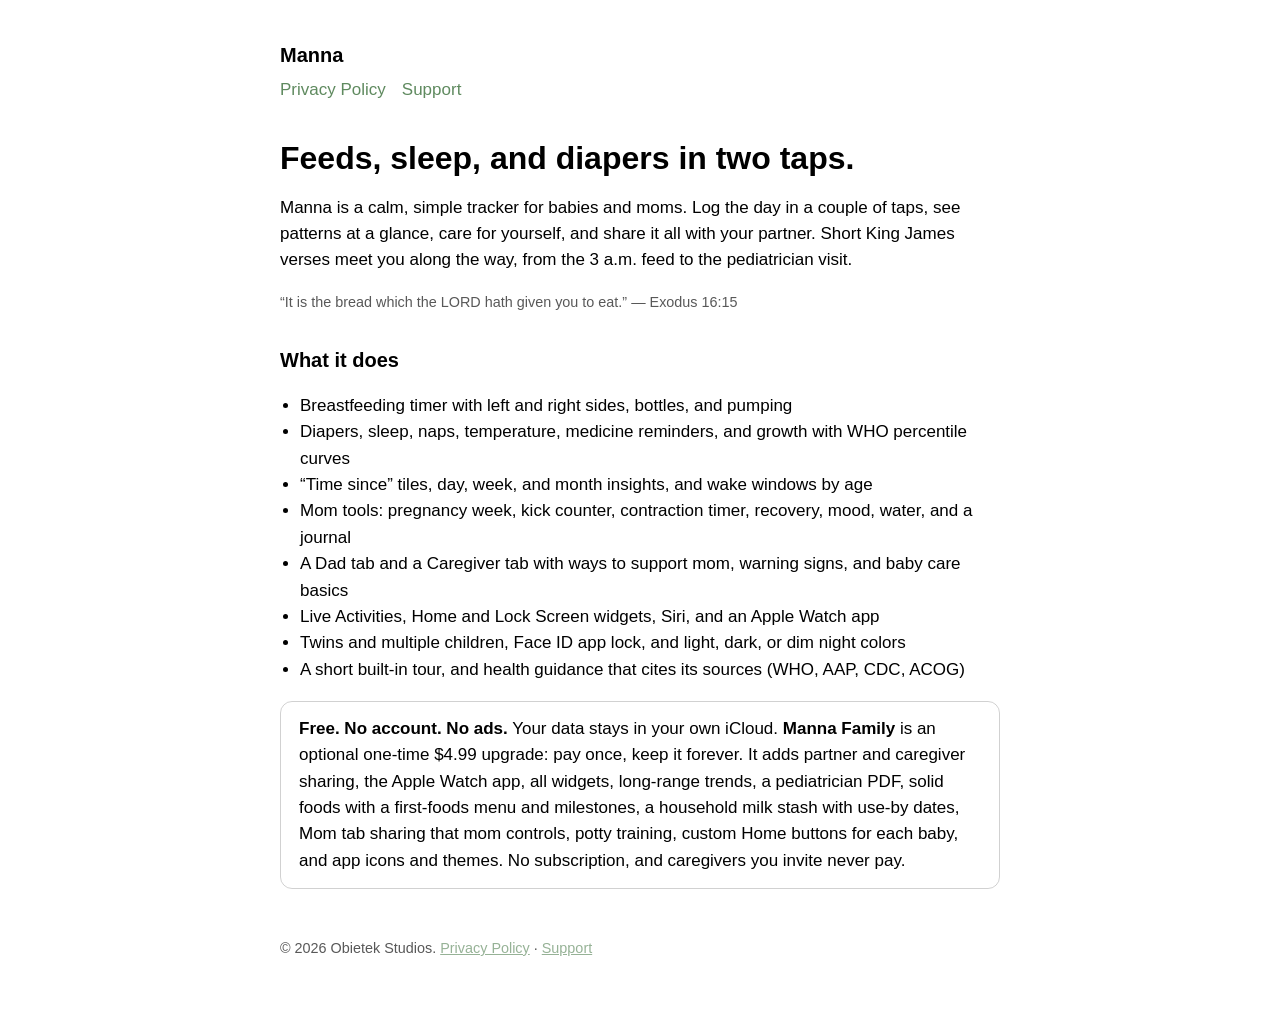
<file: index.html>
<!doctype html>
<html lang="en">
<head>
<meta charset="utf-8">
<meta name="viewport" content="width=device-width, initial-scale=1">
<title>Manna: Baby &amp; Mom</title>
<meta name="description" content="Manna is a calm baby and mom tracker for feeds, sleep and diapers, with KJV verses throughout. Free, no account, no ads. Share with your partner for a one-time $4.99.">
<link rel="stylesheet" href="style.css">
</head>
<body>
<main>
<header>
  <a class="brand" href="./">Manna</a>
  <nav><a href="privacy/">Privacy Policy</a><a href="support/">Support</a></nav>
</header>

<h1>Feeds, sleep, and diapers in two taps.</h1>
<p>Manna is a calm, simple tracker for babies and moms. Log the day in a couple of taps, see patterns at a glance, care for yourself, and share it all with your partner. Short King James verses meet you along the way, from the 3&nbsp;a.m. feed to the pediatrician visit.</p>
<p class="muted">&ldquo;It is the bread which the LORD hath given you to eat.&rdquo; &mdash; Exodus 16:15</p>

<h2>What it does</h2>
<ul>
  <li>Breastfeeding timer with left and right sides, bottles, and pumping</li>
  <li>Diapers, sleep, naps, temperature, medicine reminders, and growth with WHO percentile curves</li>
  <li>&ldquo;Time since&rdquo; tiles, day, week, and month insights, and wake windows by age</li>
  <li>Mom tools: pregnancy week, kick counter, contraction timer, recovery, mood, water, and a journal</li>
  <li>A Dad tab and a Caregiver tab with ways to support mom, warning signs, and baby care basics</li>
  <li>Live Activities, Home and Lock Screen widgets, Siri, and an Apple Watch app</li>
  <li>Twins and multiple children, Face ID app lock, and light, dark, or dim night colors</li>
  <li>A short built-in tour, and health guidance that cites its sources (WHO, AAP, CDC, ACOG)</li>
</ul>

<div class="card">
  <strong>Free. No account. No ads.</strong>
  Your data stays in your own iCloud. <strong>Manna Family</strong> is an optional one-time $4.99 upgrade: pay once, keep it forever. It adds partner and caregiver sharing, the Apple Watch app, all widgets, long-range trends, a pediatrician PDF, solid foods with a first-foods menu and milestones, a household milk stash with use-by dates, Mom tab sharing that mom controls, potty training, custom Home buttons for each baby, and app icons and themes. No subscription, and caregivers you invite never pay.
</div>

<footer>&copy; 2026 Obietek Studios. <a href="privacy/">Privacy Policy</a> &middot; <a href="support/">Support</a></footer>
</main>
</body>
</html>
</file>
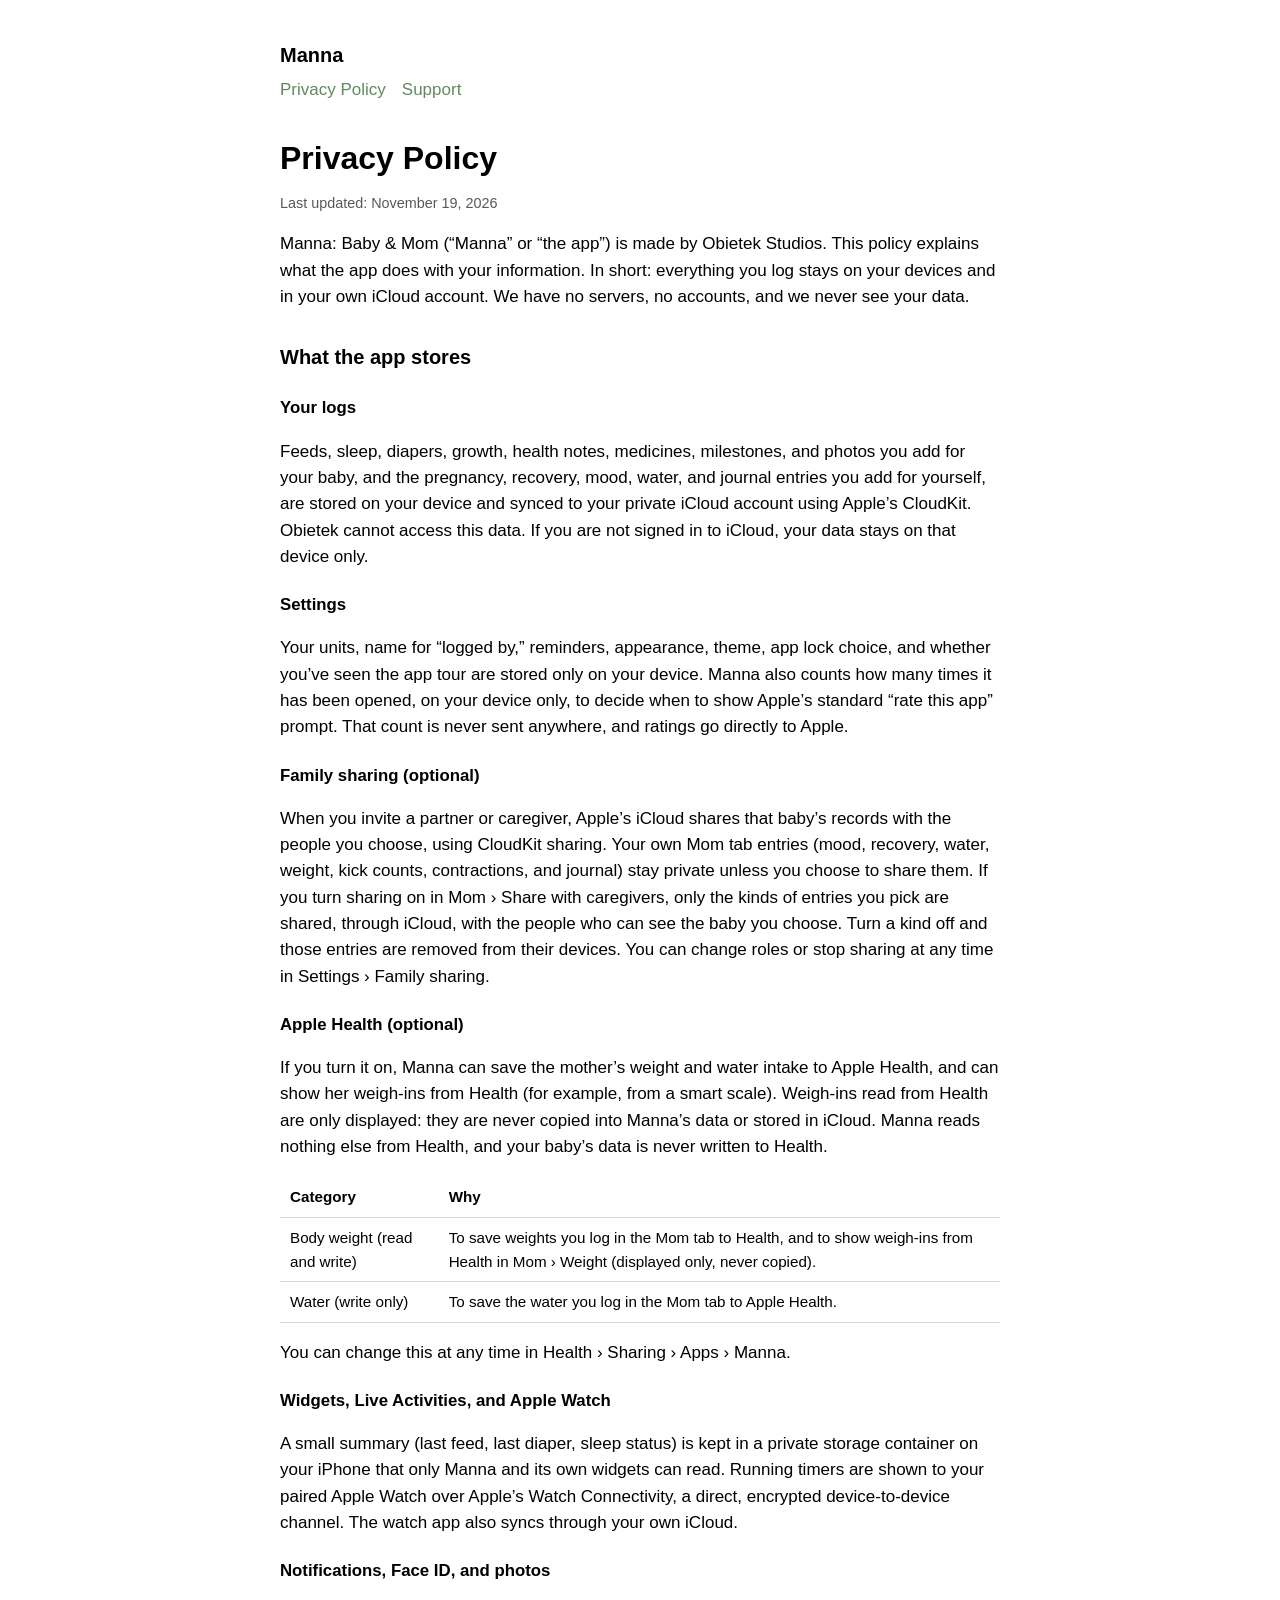
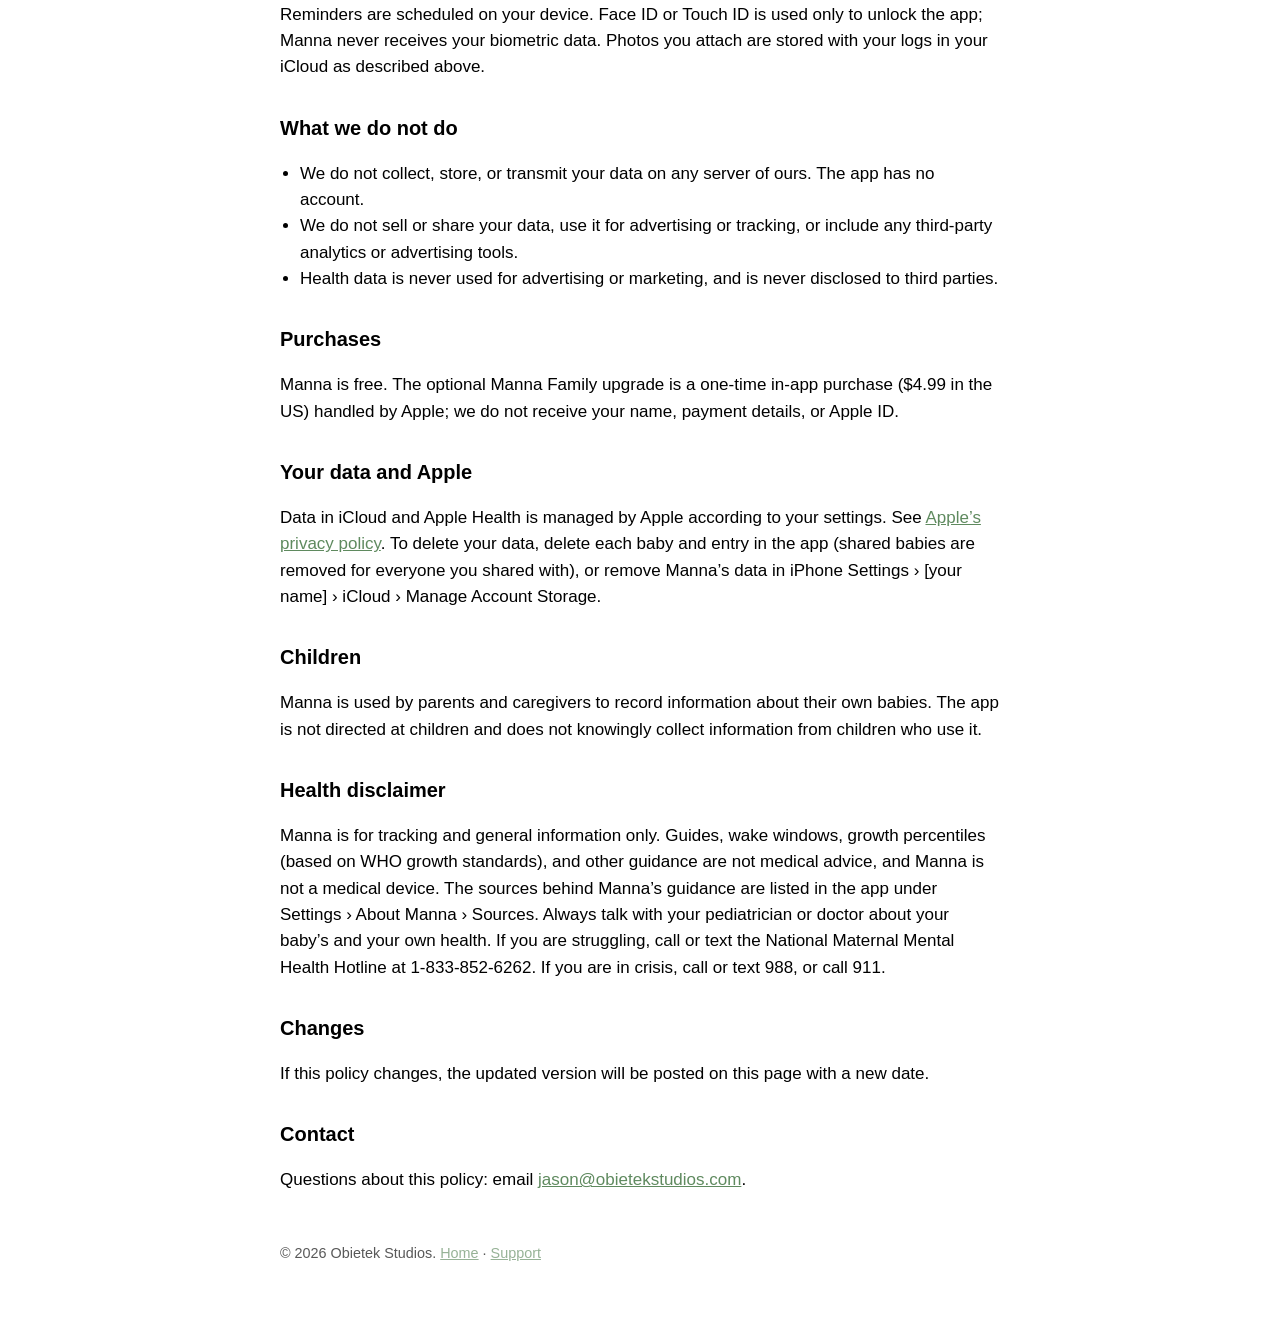
<file: privacy/index.html>
<!doctype html>
<html lang="en">
<head>
<meta charset="utf-8">
<meta name="viewport" content="width=device-width, initial-scale=1">
<title>Manna Privacy Policy</title>
<link rel="stylesheet" href="../style.css">
</head>
<body>
<main>
<header>
  <a class="brand" href="../">Manna</a>
  <nav><a href="../privacy/">Privacy Policy</a><a href="../support/">Support</a></nav>
</header>

<h1>Privacy Policy</h1>
<p class="updated">Last updated: November 19, 2026</p>

<p>Manna: Baby &amp; Mom (&ldquo;Manna&rdquo; or &ldquo;the app&rdquo;) is made by Obietek Studios. This policy explains what the app does with your information. In short: everything you log stays on your devices and in your own iCloud account. We have no servers, no accounts, and we never see your data.</p>

<h2>What the app stores</h2>

<h3>Your logs</h3>
<p>Feeds, sleep, diapers, growth, health notes, medicines, milestones, and photos you add for your baby, and the pregnancy, recovery, mood, water, and journal entries you add for yourself, are stored on your device and synced to your private iCloud account using Apple&rsquo;s CloudKit. Obietek cannot access this data. If you are not signed in to iCloud, your data stays on that device only.</p>

<h3>Settings</h3>
<p>Your units, name for &ldquo;logged by,&rdquo; reminders, appearance, theme, app lock choice, and whether you&rsquo;ve seen the app tour are stored only on your device. Manna also counts how many times it has been opened, on your device only, to decide when to show Apple&rsquo;s standard &ldquo;rate this app&rdquo; prompt. That count is never sent anywhere, and ratings go directly to Apple.</p>

<h3>Family sharing (optional)</h3>
<p>When you invite a partner or caregiver, Apple&rsquo;s iCloud shares that baby&rsquo;s records with the people you choose, using CloudKit sharing. Your own Mom tab entries (mood, recovery, water, weight, kick counts, contractions, and journal) stay private unless you choose to share them. If you turn sharing on in Mom &rsaquo; Share with caregivers, only the kinds of entries you pick are shared, through iCloud, with the people who can see the baby you choose. Turn a kind off and those entries are removed from their devices. You can change roles or stop sharing at any time in Settings &rsaquo; Family sharing.</p>

<h3>Apple Health (optional)</h3>
<p>If you turn it on, Manna can save the mother&rsquo;s weight and water intake to Apple Health, and can show her weigh-ins from Health (for example, from a smart scale). Weigh-ins read from Health are only displayed: they are never copied into Manna&rsquo;s data or stored in iCloud. Manna reads nothing else from Health, and your baby&rsquo;s data is never written to Health.</p>
<table>
  <tr><th>Category</th><th>Why</th></tr>
  <tr><td>Body weight (read and write)</td><td>To save weights you log in the Mom tab to Health, and to show weigh-ins from Health in Mom &rsaquo; Weight (displayed only, never copied).</td></tr>
  <tr><td>Water (write only)</td><td>To save the water you log in the Mom tab to Apple Health.</td></tr>
</table>
<p>You can change this at any time in Health &rsaquo; Sharing &rsaquo; Apps &rsaquo; Manna.</p>

<h3>Widgets, Live Activities, and Apple Watch</h3>
<p>A small summary (last feed, last diaper, sleep status) is kept in a private storage container on your iPhone that only Manna and its own widgets can read. Running timers are shown to your paired Apple Watch over Apple&rsquo;s Watch Connectivity, a direct, encrypted device-to-device channel. The watch app also syncs through your own iCloud.</p>

<h3>Notifications, Face ID, and photos</h3>
<p>Reminders are scheduled on your device. Face ID or Touch ID is used only to unlock the app; Manna never receives your biometric data. Photos you attach are stored with your logs in your iCloud as described above.</p>

<h2>What we do not do</h2>
<ul>
  <li>We do not collect, store, or transmit your data on any server of ours. The app has no account.</li>
  <li>We do not sell or share your data, use it for advertising or tracking, or include any third-party analytics or advertising tools.</li>
  <li>Health data is never used for advertising or marketing, and is never disclosed to third parties.</li>
</ul>

<h2>Purchases</h2>
<p>Manna is free. The optional Manna Family upgrade is a one-time in-app purchase ($4.99 in the US) handled by Apple; we do not receive your name, payment details, or Apple ID.</p>

<h2>Your data and Apple</h2>
<p>Data in iCloud and Apple Health is managed by Apple according to your settings. See <a href="https://www.apple.com/legal/privacy/">Apple&rsquo;s privacy policy</a>. To delete your data, delete each baby and entry in the app (shared babies are removed for everyone you shared with), or remove Manna&rsquo;s data in iPhone Settings &rsaquo; [your name] &rsaquo; iCloud &rsaquo; Manage Account Storage.</p>

<h2>Children</h2>
<p>Manna is used by parents and caregivers to record information about their own babies. The app is not directed at children and does not knowingly collect information from children who use it.</p>

<h2>Health disclaimer</h2>
<p>Manna is for tracking and general information only. Guides, wake windows, growth percentiles (based on WHO growth standards), and other guidance are not medical advice, and Manna is not a medical device. The sources behind Manna&rsquo;s guidance are listed in the app under Settings &rsaquo; About Manna &rsaquo; Sources. Always talk with your pediatrician or doctor about your baby&rsquo;s and your own health. If you are struggling, call or text the National Maternal Mental Health Hotline at 1-833-852-6262. If you are in crisis, call or text 988, or call 911.</p>

<h2>Changes</h2>
<p>If this policy changes, the updated version will be posted on this page with a new date.</p>

<h2>Contact</h2>
<p>Questions about this policy: email <a href="mailto:jason@obietekstudios.com">jason@obietekstudios.com</a>.</p>

<footer>&copy; 2026 Obietek Studios. <a href="../">Home</a> &middot; <a href="../support/">Support</a></footer>
</main>
</body>
</html>
</file>
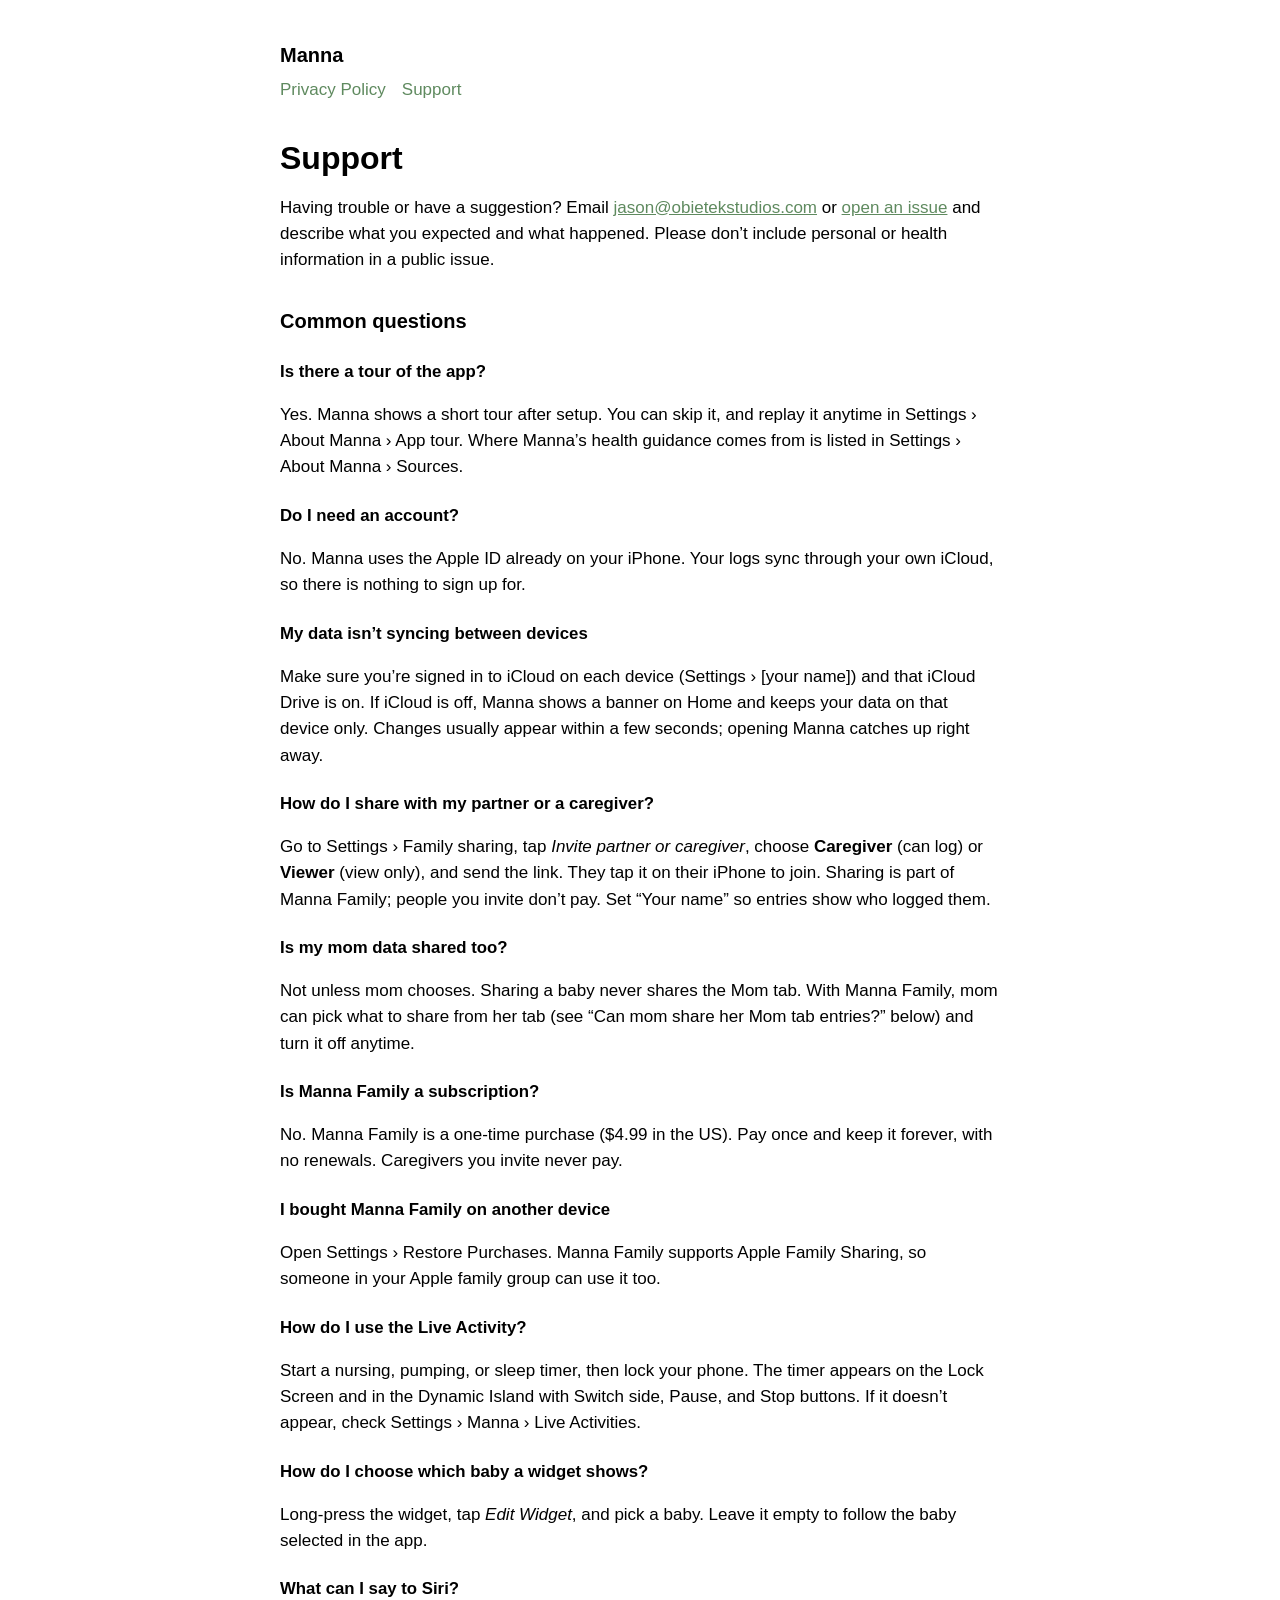
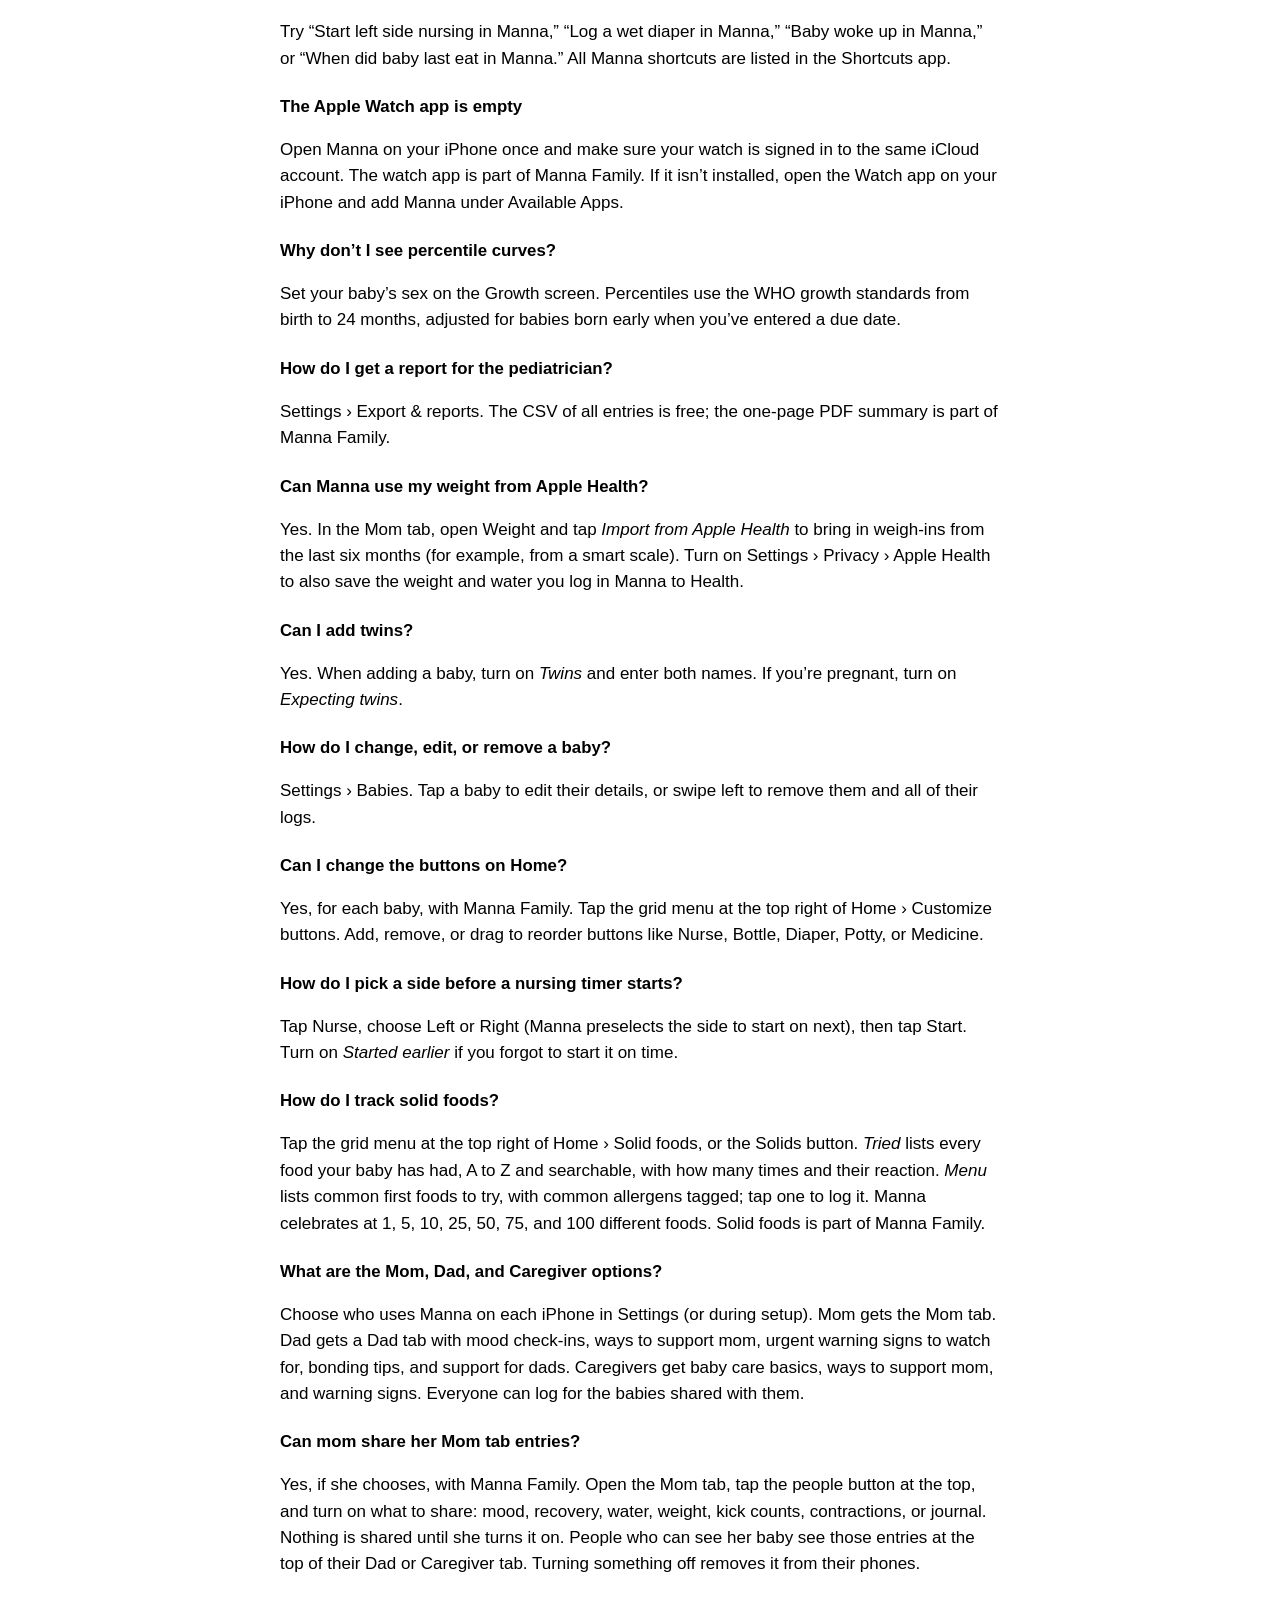
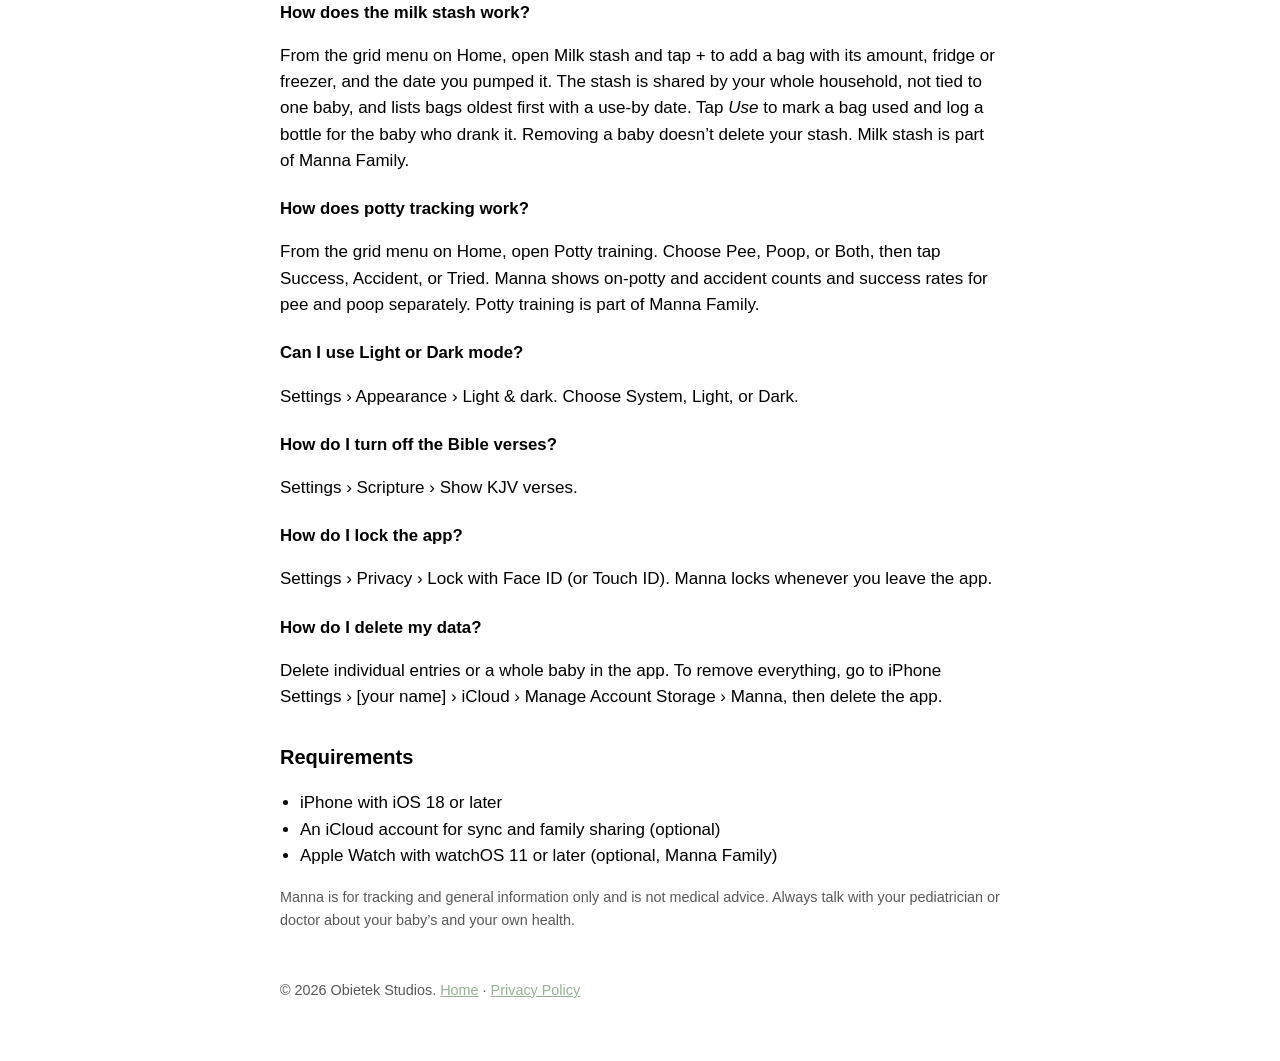
<file: support/index.html>
<!doctype html>
<html lang="en">
<head>
<meta charset="utf-8">
<meta name="viewport" content="width=device-width, initial-scale=1">
<title>Manna Support</title>
<link rel="stylesheet" href="../style.css">
</head>
<body>
<main>
<header>
  <a class="brand" href="../">Manna</a>
  <nav><a href="../privacy/">Privacy Policy</a><a href="../support/">Support</a></nav>
</header>

<h1>Support</h1>
<p>Having trouble or have a suggestion? Email <a href="mailto:jason@obietekstudios.com">jason@obietekstudios.com</a> or <a href="https://github.com/Obietek/manna/issues">open an issue</a> and describe what you expected and what happened. Please don&rsquo;t include personal or health information in a public issue.</p>

<h2>Common questions</h2>

<h3>Is there a tour of the app?</h3>
<p>Yes. Manna shows a short tour after setup. You can skip it, and replay it anytime in Settings &rsaquo; About Manna &rsaquo; App tour. Where Manna&rsquo;s health guidance comes from is listed in Settings &rsaquo; About Manna &rsaquo; Sources.</p>

<h3>Do I need an account?</h3>
<p>No. Manna uses the Apple ID already on your iPhone. Your logs sync through your own iCloud, so there is nothing to sign up for.</p>

<h3>My data isn&rsquo;t syncing between devices</h3>
<p>Make sure you&rsquo;re signed in to iCloud on each device (Settings &rsaquo; [your name]) and that iCloud Drive is on. If iCloud is off, Manna shows a banner on Home and keeps your data on that device only. Changes usually appear within a few seconds; opening Manna catches up right away.</p>

<h3>How do I share with my partner or a caregiver?</h3>
<p>Go to Settings &rsaquo; Family sharing, tap <em>Invite partner or caregiver</em>, choose <strong>Caregiver</strong> (can log) or <strong>Viewer</strong> (view only), and send the link. They tap it on their iPhone to join. Sharing is part of Manna Family; people you invite don&rsquo;t pay. Set &ldquo;Your name&rdquo; so entries show who logged them.</p>

<h3>Is my mom data shared too?</h3>
<p>Not unless mom chooses. Sharing a baby never shares the Mom tab. With Manna Family, mom can pick what to share from her tab (see &ldquo;Can mom share her Mom tab entries?&rdquo; below) and turn it off anytime.</p>

<h3>Is Manna Family a subscription?</h3>
<p>No. Manna Family is a one-time purchase ($4.99 in the US). Pay once and keep it forever, with no renewals. Caregivers you invite never pay.</p>

<h3>I bought Manna Family on another device</h3>
<p>Open Settings &rsaquo; Restore Purchases. Manna Family supports Apple Family Sharing, so someone in your Apple family group can use it too.</p>

<h3>How do I use the Live Activity?</h3>
<p>Start a nursing, pumping, or sleep timer, then lock your phone. The timer appears on the Lock Screen and in the Dynamic Island with Switch side, Pause, and Stop buttons. If it doesn&rsquo;t appear, check Settings &rsaquo; Manna &rsaquo; Live Activities.</p>

<h3>How do I choose which baby a widget shows?</h3>
<p>Long-press the widget, tap <em>Edit Widget</em>, and pick a baby. Leave it empty to follow the baby selected in the app.</p>

<h3>What can I say to Siri?</h3>
<p>Try &ldquo;Start left side nursing in Manna,&rdquo; &ldquo;Log a wet diaper in Manna,&rdquo; &ldquo;Baby woke up in Manna,&rdquo; or &ldquo;When did baby last eat in Manna.&rdquo; All Manna shortcuts are listed in the Shortcuts app.</p>

<h3>The Apple Watch app is empty</h3>
<p>Open Manna on your iPhone once and make sure your watch is signed in to the same iCloud account. The watch app is part of Manna Family. If it isn&rsquo;t installed, open the Watch app on your iPhone and add Manna under Available Apps.</p>

<h3>Why don&rsquo;t I see percentile curves?</h3>
<p>Set your baby&rsquo;s sex on the Growth screen. Percentiles use the WHO growth standards from birth to 24 months, adjusted for babies born early when you&rsquo;ve entered a due date.</p>

<h3>How do I get a report for the pediatrician?</h3>
<p>Settings &rsaquo; Export &amp; reports. The CSV of all entries is free; the one-page PDF summary is part of Manna Family.</p>

<h3>Can Manna use my weight from Apple Health?</h3>
<p>Yes. In the Mom tab, open Weight and tap <em>Import from Apple Health</em> to bring in weigh-ins from the last six months (for example, from a smart scale). Turn on Settings &rsaquo; Privacy &rsaquo; Apple Health to also save the weight and water you log in Manna to Health.</p>

<h3>Can I add twins?</h3>
<p>Yes. When adding a baby, turn on <em>Twins</em> and enter both names. If you&rsquo;re pregnant, turn on <em>Expecting twins</em>.</p>

<h3>How do I change, edit, or remove a baby?</h3>
<p>Settings &rsaquo; Babies. Tap a baby to edit their details, or swipe left to remove them and all of their logs.</p>

<h3>Can I change the buttons on Home?</h3>
<p>Yes, for each baby, with Manna Family. Tap the grid menu at the top right of Home &rsaquo; Customize buttons. Add, remove, or drag to reorder buttons like Nurse, Bottle, Diaper, Potty, or Medicine.</p>

<h3>How do I pick a side before a nursing timer starts?</h3>
<p>Tap Nurse, choose Left or Right (Manna preselects the side to start on next), then tap Start. Turn on <em>Started earlier</em> if you forgot to start it on time.</p>

<h3>How do I track solid foods?</h3>
<p>Tap the grid menu at the top right of Home &rsaquo; Solid foods, or the Solids button. <em>Tried</em> lists every food your baby has had, A to Z and searchable, with how many times and their reaction. <em>Menu</em> lists common first foods to try, with common allergens tagged; tap one to log it. Manna celebrates at 1, 5, 10, 25, 50, 75, and 100 different foods. Solid foods is part of Manna Family.</p>

<h3>What are the Mom, Dad, and Caregiver options?</h3>
<p>Choose who uses Manna on each iPhone in Settings (or during setup). Mom gets the Mom tab. Dad gets a Dad tab with mood check-ins, ways to support mom, urgent warning signs to watch for, bonding tips, and support for dads. Caregivers get baby care basics, ways to support mom, and warning signs. Everyone can log for the babies shared with them.</p>

<h3>Can mom share her Mom tab entries?</h3>
<p>Yes, if she chooses, with Manna Family. Open the Mom tab, tap the people button at the top, and turn on what to share: mood, recovery, water, weight, kick counts, contractions, or journal. Nothing is shared until she turns it on. People who can see her baby see those entries at the top of their Dad or Caregiver tab. Turning something off removes it from their phones.</p>

<h3>How does the milk stash work?</h3>
<p>From the grid menu on Home, open Milk stash and tap + to add a bag with its amount, fridge or freezer, and the date you pumped it. The stash is shared by your whole household, not tied to one baby, and lists bags oldest first with a use-by date. Tap <em>Use</em> to mark a bag used and log a bottle for the baby who drank it. Removing a baby doesn&rsquo;t delete your stash. Milk stash is part of Manna Family.</p>

<h3>How does potty tracking work?</h3>
<p>From the grid menu on Home, open Potty training. Choose Pee, Poop, or Both, then tap Success, Accident, or Tried. Manna shows on-potty and accident counts and success rates for pee and poop separately. Potty training is part of Manna Family.</p>

<h3>Can I use Light or Dark mode?</h3>
<p>Settings &rsaquo; Appearance &rsaquo; Light &amp; dark. Choose System, Light, or Dark.</p>

<h3>How do I turn off the Bible verses?</h3>
<p>Settings &rsaquo; Scripture &rsaquo; Show KJV verses.</p>

<h3>How do I lock the app?</h3>
<p>Settings &rsaquo; Privacy &rsaquo; Lock with Face ID (or Touch ID). Manna locks whenever you leave the app.</p>

<h3>How do I delete my data?</h3>
<p>Delete individual entries or a whole baby in the app. To remove everything, go to iPhone Settings &rsaquo; [your name] &rsaquo; iCloud &rsaquo; Manage Account Storage &rsaquo; Manna, then delete the app.</p>

<h2>Requirements</h2>
<ul>
  <li>iPhone with iOS 18 or later</li>
  <li>An iCloud account for sync and family sharing (optional)</li>
  <li>Apple Watch with watchOS 11 or later (optional, Manna Family)</li>
</ul>

<p class="muted">Manna is for tracking and general information only and is not medical advice. Always talk with your pediatrician or doctor about your baby&rsquo;s and your own health.</p>

<footer>&copy; 2026 Obietek Studios. <a href="../">Home</a> &middot; <a href="../privacy/">Privacy Policy</a></footer>
</main>
</body>
</html>
</file>
<file: style.css>
:root { color-scheme: light dark; --accent: #5f8a5f; }
* { box-sizing: border-box; }
body {
  font: 17px/1.55 -apple-system, BlinkMacSystemFont, "SF Pro Text", "Helvetica Neue", Arial, sans-serif;
  margin: 0; padding: 0 20px 60px; background: Canvas; color: CanvasText;
}
main { max-width: 720px; margin: 0 auto; }
header { padding: 40px 0 8px; }
header a.brand { font-weight: 700; font-size: 1.25rem; color: inherit; text-decoration: none; }
nav { margin-top: 6px; }
nav a { margin-right: 16px; color: var(--accent); text-decoration: none; font-weight: 500; }
nav a:hover { text-decoration: underline; }
h1 { font-size: 2rem; line-height: 1.2; margin: 28px 0 6px; }
h2 { font-size: 1.25rem; margin: 32px 0 6px; }
h3 { font-size: 1.05rem; margin: 22px 0 4px; }
p, li { color: inherit; }
ul { padding-left: 1.25rem; }
a { color: var(--accent); }
.updated, .muted { opacity: .65; font-size: .9rem; }
.card { border: 1px solid color-mix(in srgb, CanvasText 18%, transparent); border-radius: 12px; padding: 14px 18px; margin: 18px 0; }
table { border-collapse: collapse; width: 100%; margin: 12px 0; font-size: .95rem; }
th, td { text-align: left; padding: 8px 10px; border-bottom: 1px solid color-mix(in srgb, CanvasText 15%, transparent); vertical-align: top; }
th { font-weight: 600; }
footer { margin-top: 48px; opacity: .65; font-size: .9rem; }
</file>
